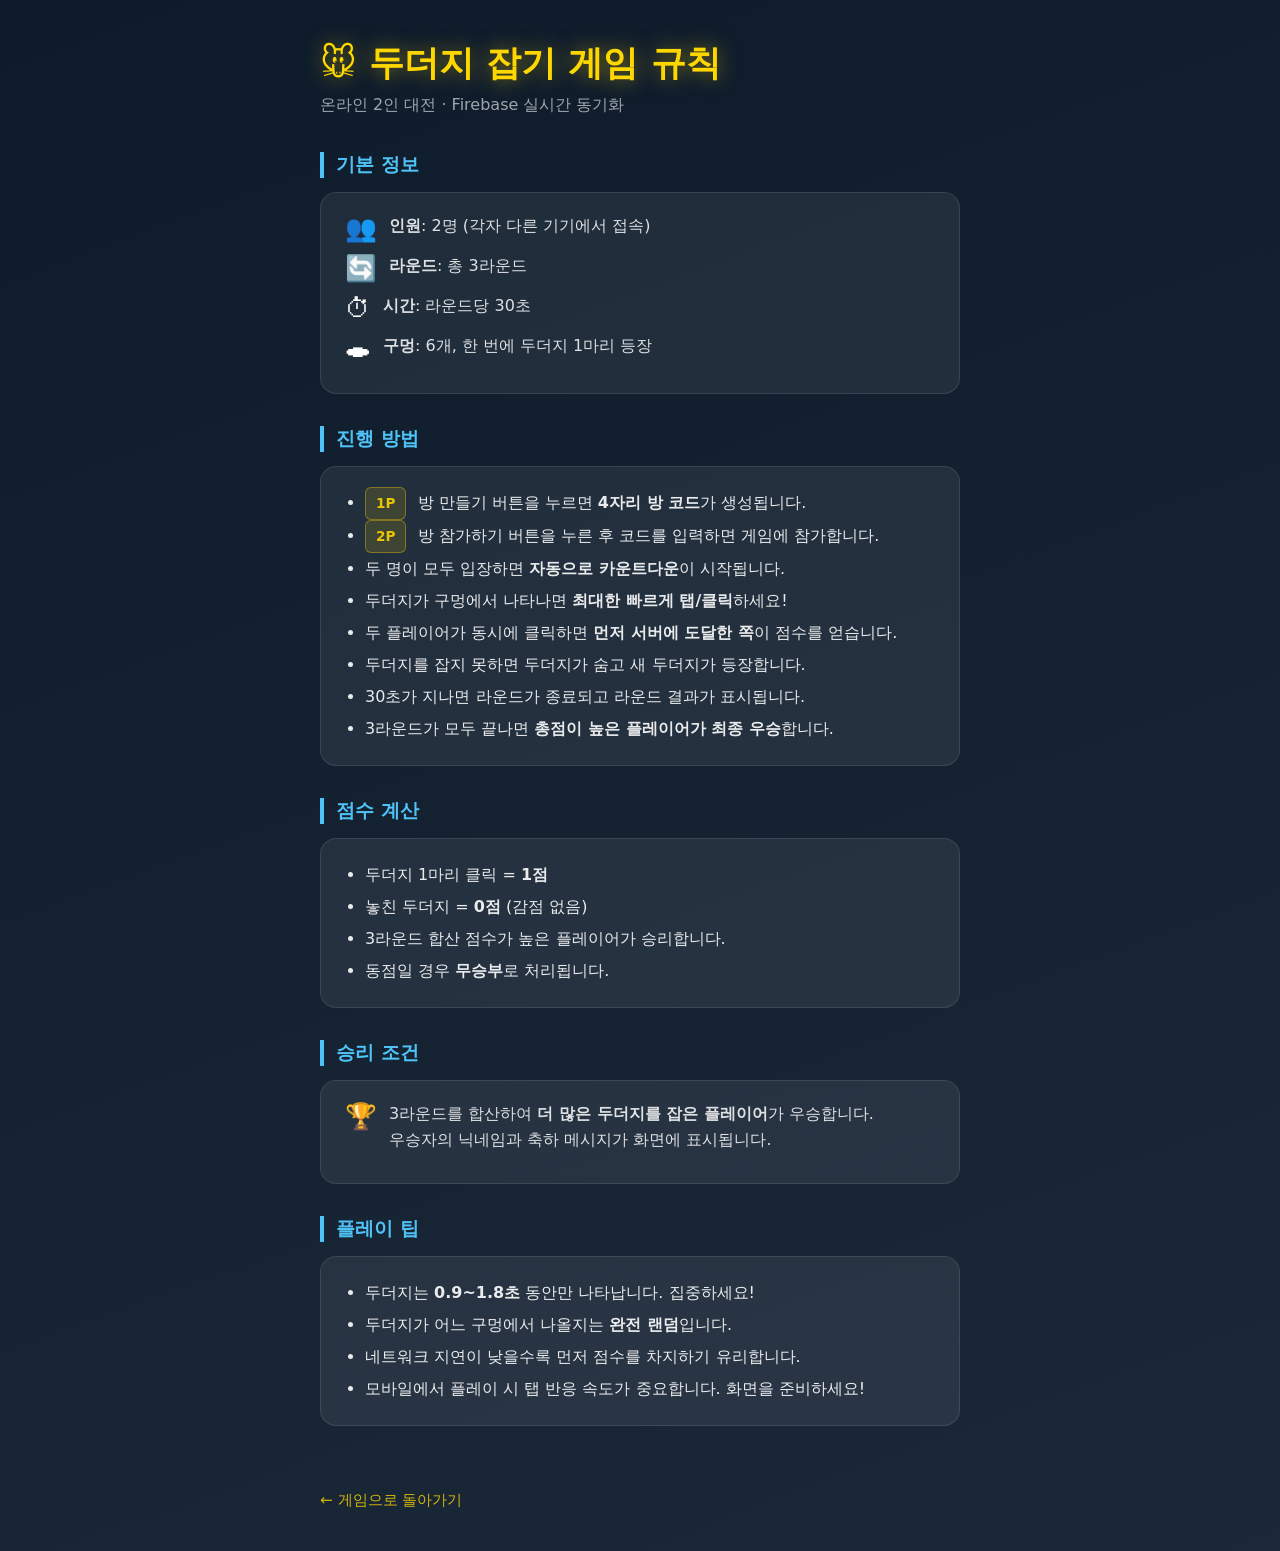
<file: rules.html>
<!DOCTYPE html>
<html lang="ko">
<head>
  <meta charset="UTF-8" />
  <meta name="viewport" content="width=device-width, initial-scale=1.0" />
  <title>게임 규칙 – 두더지 잡기</title>
  <style>
    *, *::before, *::after { box-sizing: border-box; margin: 0; padding: 0; }
    body {
      font-family: 'Segoe UI', system-ui, sans-serif;
      background: linear-gradient(160deg, #0D1B2A 0%, #1B2838 100%);
      min-height: 100vh;
      color: #fff;
      padding: 40px 20px;
    }
    .container { max-width: 640px; margin: 0 auto; }
    h1 { font-size: 2.2rem; color: #FFD700;
         text-shadow: 0 0 20px rgba(255,215,0,.5); margin-bottom: 8px; }
    .subtitle { opacity: .6; margin-bottom: 36px; }
    .section { margin-bottom: 32px; }
    .section h2 {
      font-size: 1.2rem; color: #4FC3F7;
      border-left: 4px solid #4FC3F7; padding-left: 12px; margin-bottom: 14px;
    }
    .card {
      background: rgba(255,255,255,.07);
      border: 1px solid rgba(255,255,255,.1);
      border-radius: 16px;
      padding: 20px 24px;
    }
    ul { padding-left: 20px; line-height: 2; }
    li { opacity: .9; }
    .tag {
      display: inline-block;
      background: rgba(255,215,0,.15);
      border: 1px solid rgba(255,215,0,.4);
      color: #FFD700;
      border-radius: 6px;
      padding: 2px 10px;
      font-size: .85rem;
      font-weight: 700;
      margin-right: 6px;
    }
    .tag.blue { background: rgba(79,195,247,.15); border-color: rgba(79,195,247,.4); color: #4FC3F7; }
    .tag.red  { background: rgba(239,154,154,.15); border-color: rgba(239,154,154,.4); color: #EF9A9A; }
    .row { display: flex; align-items: flex-start; gap: 12px; margin-bottom: 10px; }
    .icon { font-size: 1.6rem; flex-shrink: 0; }
    .row p { opacity: .85; line-height: 1.6; }
    a.back {
      display: inline-block; margin-top: 32px;
      color: #FFD700; text-decoration: none; opacity: .8;
      font-size: .95rem;
    }
    a.back:hover { opacity: 1; }
  </style>
</head>
<body>
<div class="container">
  <h1>🐭 두더지 잡기 게임 규칙</h1>
  <p class="subtitle">온라인 2인 대전 · Firebase 실시간 동기화</p>

  <!-- 기본 정보 -->
  <div class="section">
    <h2>기본 정보</h2>
    <div class="card">
      <div class="row">
        <div class="icon">👥</div>
        <p><strong>인원</strong>: 2명 (각자 다른 기기에서 접속)</p>
      </div>
      <div class="row">
        <div class="icon">🔄</div>
        <p><strong>라운드</strong>: 총 3라운드</p>
      </div>
      <div class="row">
        <div class="icon">⏱</div>
        <p><strong>시간</strong>: 라운드당 30초</p>
      </div>
      <div class="row">
        <div class="icon">🕳</div>
        <p><strong>구멍</strong>: 6개, 한 번에 두더지 1마리 등장</p>
      </div>
    </div>
  </div>

  <!-- 진행 방법 -->
  <div class="section">
    <h2>진행 방법</h2>
    <div class="card">
      <ul>
        <li>
          <span class="tag">1P</span>
          방 만들기 버튼을 누르면 <strong>4자리 방 코드</strong>가 생성됩니다.
        </li>
        <li>
          <span class="tag">2P</span>
          방 참가하기 버튼을 누른 후 코드를 입력하면 게임에 참가합니다.
        </li>
        <li>두 명이 모두 입장하면 <strong>자동으로 카운트다운</strong>이 시작됩니다.</li>
        <li>두더지가 구멍에서 나타나면 <strong>최대한 빠르게 탭/클릭</strong>하세요!</li>
        <li>두 플레이어가 동시에 클릭하면 <strong>먼저 서버에 도달한 쪽</strong>이 점수를 얻습니다.</li>
        <li>두더지를 잡지 못하면 두더지가 숨고 새 두더지가 등장합니다.</li>
        <li>30초가 지나면 라운드가 종료되고 라운드 결과가 표시됩니다.</li>
        <li>3라운드가 모두 끝나면 <strong>총점이 높은 플레이어가 최종 우승</strong>합니다.</li>
      </ul>
    </div>
  </div>

  <!-- 점수 -->
  <div class="section">
    <h2>점수 계산</h2>
    <div class="card">
      <ul>
        <li>두더지 1마리 클릭 = <strong>1점</strong></li>
        <li>놓친 두더지 = <strong>0점</strong> (감점 없음)</li>
        <li>3라운드 합산 점수가 높은 플레이어가 승리합니다.</li>
        <li>동점일 경우 <strong>무승부</strong>로 처리됩니다.</li>
      </ul>
    </div>
  </div>

  <!-- 승리 조건 -->
  <div class="section">
    <h2>승리 조건</h2>
    <div class="card">
      <div class="row">
        <div class="icon">🏆</div>
        <p>3라운드를 합산하여 <strong>더 많은 두더지를 잡은 플레이어</strong>가 우승합니다.<br/>
           우승자의 닉네임과 축하 메시지가 화면에 표시됩니다.</p>
      </div>
    </div>
  </div>

  <!-- 팁 -->
  <div class="section">
    <h2>플레이 팁</h2>
    <div class="card">
      <ul>
        <li>두더지는 <strong>0.9~1.8초</strong> 동안만 나타납니다. 집중하세요!</li>
        <li>두더지가 어느 구멍에서 나올지는 <strong>완전 랜덤</strong>입니다.</li>
        <li>네트워크 지연이 낮을수록 먼저 점수를 차지하기 유리합니다.</li>
        <li>모바일에서 플레이 시 탭 반응 속도가 중요합니다. 화면을 준비하세요!</li>
      </ul>
    </div>
  </div>

  <a class="back" href="index.html">← 게임으로 돌아가기</a>
</div>
</body>
</html>
</file>
